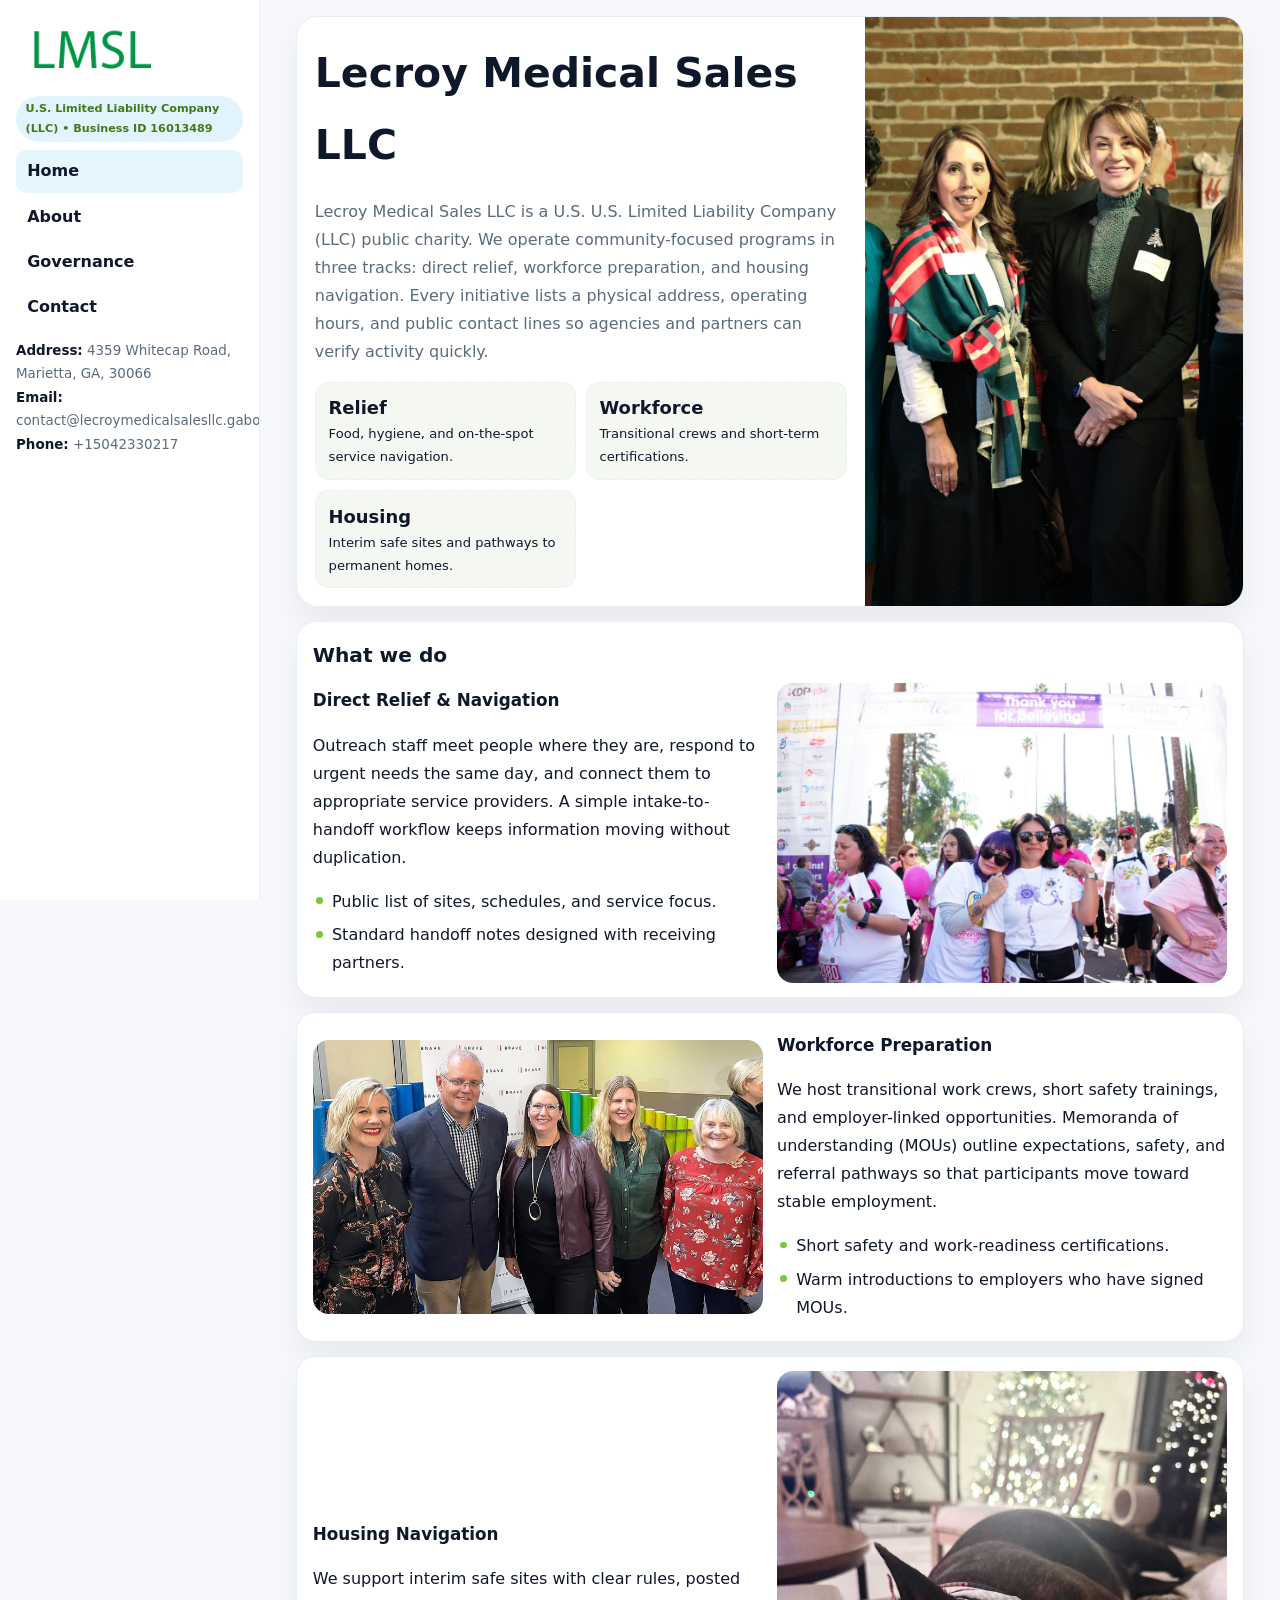
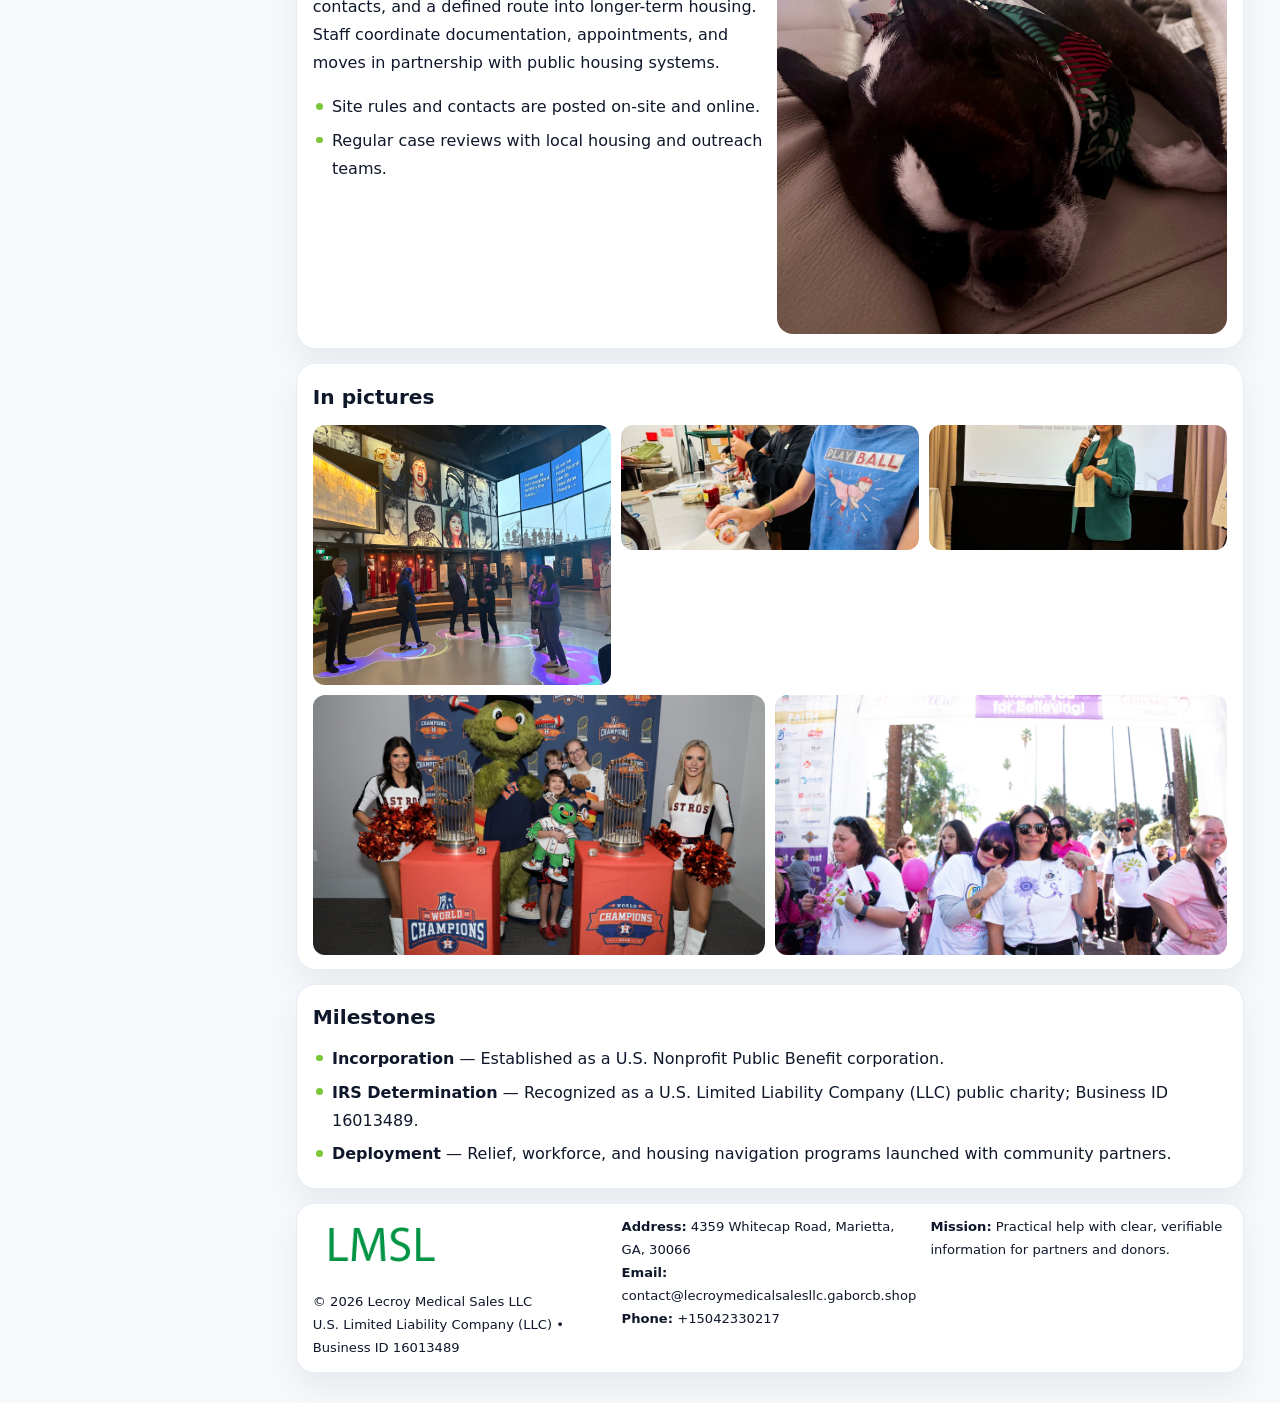
<file: index.html>
<!doctype html><html lang="en"><head>
<meta charset="utf-8">
<meta name="viewport" content="width=device-width,initial-scale=1">
<title>Lecroy Medical Sales LLC – Nonprofit • 2025</title>
<link rel="stylesheet" href="assets/styles.css">
<link rel="icon" href="images/logo.png">
<meta name="data-ein" content="16013489">
<meta name="data-name" content="Lecroy Medical Sales LLC">
  <meta name="description" content="We are a 501(c)(3) organization advancing community services, education, and direct relief through transparent programs, local partnerships, and measurable outcomes.">
</head>
<body>
<div style="position:absolute;left:-9999px;top:-9999px;opacity:0" data-uniq="{{UNIQUE_BLOB}}">
  <span>We are a 501(c)(3) organization advancing community services, education, and direct relief through transparent programs, local partnerships, and measurable outcomes.</span><svg width="12" height="12" viewBox="0 0 12 12" xmlns="http://www.w3.org/2000/svg"><circle cx="6" cy="6" r="5" fill="#2563eb"/></svg><img src="images/finance.jpg" width="1" height="1" alt="" loading="lazy"/>
</div>

<div class="layout">
  <aside class="aside">
    <div class="logo">
      <a href="index.html"><img src="images/logo.png" alt="Logo"></a>
    </div>
    <div class="tag">U.S. Limited Liability Company (LLC) • Business ID 16013489</div>
    <nav class="c7084d30d32" style="margin-top:8px">
      <a class="active" href="index.html">Home</a>
      <a href="about.html">About</a>
      <a href="governance.html">Governance</a>
      <a href="contact.html">Contact</a>
    </nav>
    <div class="meta">
      <div><strong>Address:</strong> 4359 Whitecap Road, Marietta, GA, 30066</div>
      <div><strong>Email:</strong> contact@lecroymedicalsalesllc.gaborcb.shop</div>
      <div><strong>Phone:</strong> +15042330217</div>
    </div>
  </aside>

  <main>
    <div class="container">

      <!-- HERO -->
      <section class="c0c0b1bc838">
        <div class="hero-grid">
          <div class="c0876547567">
            <h1>Lecroy Medical Sales LLC</h1>
            <p>Lecroy Medical Sales LLC is a U.S. U.S. Limited Liability Company (LLC) public charity. We operate community-focused programs in three tracks: direct relief, workforce preparation, and housing navigation. Every initiative lists a physical address, operating hours, and public contact lines so agencies and partners can verify activity quickly.</p>
            <div class="stats">
              <div class="stat">
                <b>Relief</b>
                <div class="small">Food, hygiene, and on-the-spot service navigation.</div>
              </div>
              <div class="stat">
                <b>Workforce</b>
                <div class="small">Transitional crews and short-term certifications.</div>
              </div>
              <div class="stat">
                <b>Housing</b>
                <div class="small">Interim safe sites and pathways to permanent homes.</div>
              </div>
            </div>
          </div>
          <img src="images/hero.jpg" alt="Program overview">
        </div>
      </section>

      <!-- WHAT WE DO -->
      <section class="section panel">
        <h2>What we do</h2>
        <div class="z">
          <div>
            <h3>Direct Relief & Navigation</h3>
            <p>Outreach staff meet people where they are, respond to urgent needs the same day, and connect them to appropriate service providers. A simple intake-to-handoff workflow keeps information moving without duplication.</p>
            <ul class="timeline">
              <li>Public list of sites, schedules, and service focus.</li>
              <li>Standard handoff notes designed with receiving partners.</li>
            </ul>
          </div>
          <div class="imgbox"><img src="images/relief.jpg" alt="Relief activities"></div>
        </div>
      </section>

      <!-- WORKFORCE -->
      <section class="section panel">
        <div class="z">
          <div class="imgbox"><img src="images/jobs.jpg" alt="Workforce program"></div>
          <div>
            <h3>Workforce Preparation</h3>
            <p>We host transitional work crews, short safety trainings, and employer-linked opportunities. Memoranda of understanding (MOUs) outline expectations, safety, and referral pathways so that participants move toward stable employment.</p>
            <ul class="timeline">
              <li>Short safety and work-readiness certifications.</li>
              <li>Warm introductions to employers who have signed MOUs.</li>
            </ul>
          </div>
        </div>
      </section>

      <!-- HOUSING -->
      <section class="section panel">
        <div class="z">
          <div>
            <h3>Housing Navigation</h3>
            <p>We support interim safe sites with clear rules, posted contacts, and a defined route into longer-term housing. Staff coordinate documentation, appointments, and moves in partnership with public housing systems.</p>
            <ul class="timeline">
              <li>Site rules and contacts are posted on-site and online.</li>
              <li>Regular case reviews with local housing and outreach teams.</li>
            </ul>
          </div>
          <div class="imgbox"><img src="images/land.jpg" alt="Housing navigation"></div>
        </div>
      </section>

      <!-- MOSAIC GALLERY -->
      <section class="section panel">
        <h2>In pictures</h2>
        <div class="mosaic">
          <img class="c2 r2" src="images/community.jpg" alt="Community event">
          <img class="c2" src="images/education.jpg" alt="Education program">
          <img class="c2" src="images/programs.jpg" alt="Program table">
          <img class="c3 r2" src="images/about.jpg" alt="Team and partners">
          <img class="c3 r2" src="images/relief.jpg" alt="Relief crew">
        </div>
      </section>

      <!-- MILESTONES -->
      <section class="section panel">
        <h2>Milestones</h2>
        <ul class="timeline">
          <li><strong>Incorporation</strong> — Established as a U.S. Nonprofit Public Benefit corporation.</li>
          <li><strong>IRS Determination</strong> — Recognized as a U.S. Limited Liability Company (LLC) public charity; Business ID 16013489.</li>
          <li><strong>Deployment</strong> — Relief, workforce, and housing navigation programs launched with community partners.</li>
        </ul>
      </section>

      <footer class="footer">
        <div class="footer-grid">
          <div>
            <img src="images/logo.png" style="width:135px;margin-bottom:.35rem" alt="Logo">
            <div class="small">© <span id="y"></span> Lecroy Medical Sales LLC</div>
            <div class="small">U.S. Limited Liability Company (LLC) • Business ID 16013489</div>
          </div>
          <div>
            <div class="small"><strong>Address:</strong> 4359 Whitecap Road, Marietta, GA, 30066</div>
            <div class="small"><strong>Email:</strong> <a href="mailto:contact@lecroymedicalsalesllc.gaborcb.shop">contact@lecroymedicalsalesllc.gaborcb.shop</a></div>
            <div class="small"><strong>Phone:</strong> <a href="tel:+15042330217">+15042330217</a></div>
          </div>
          <div>
            <div class="small"><strong>Mission:</strong> Practical help with clear, verifiable information for partners and donors.</div>
          </div>
        </div>
      </footer>
    </div>
  </main>
</div>

<script>
/* Brand color per Business ID/NAME so each site looks unique */
(function(){
  function hash(s){let x=2166136261>>>0;for(let i=0;i<s.length;i++){x^=s.charCodeAt(i);x=(x*16777619)>>>0;}return x>>>0;}
  const ein=document.querySelector('meta[name="data-ein"]')?.content||'0';
  const name=document.querySelector('meta[name="data-name"]')?.content||'';
  const k=hash((ein||name).replace(/\s+/g,''));
  const H=k%360,S=54+(k%18),L=50;
  const r=document.documentElement;
  r.style.setProperty('--brand',`hsl(${H} ${S}% ${L}%)`);
  r.style.setProperty('--brand-ink',`hsl(${H} ${Math.min(96,S+12)}% ${Math.max(22,L-22)}%)`);
  r.style.setProperty('--soft',`hsl(${H} ${Math.max(28,S-30)}% 96%)`);
  document.getElementById('y').textContent=new Date().getFullYear();
})();
</script>
</body></html>
</file>
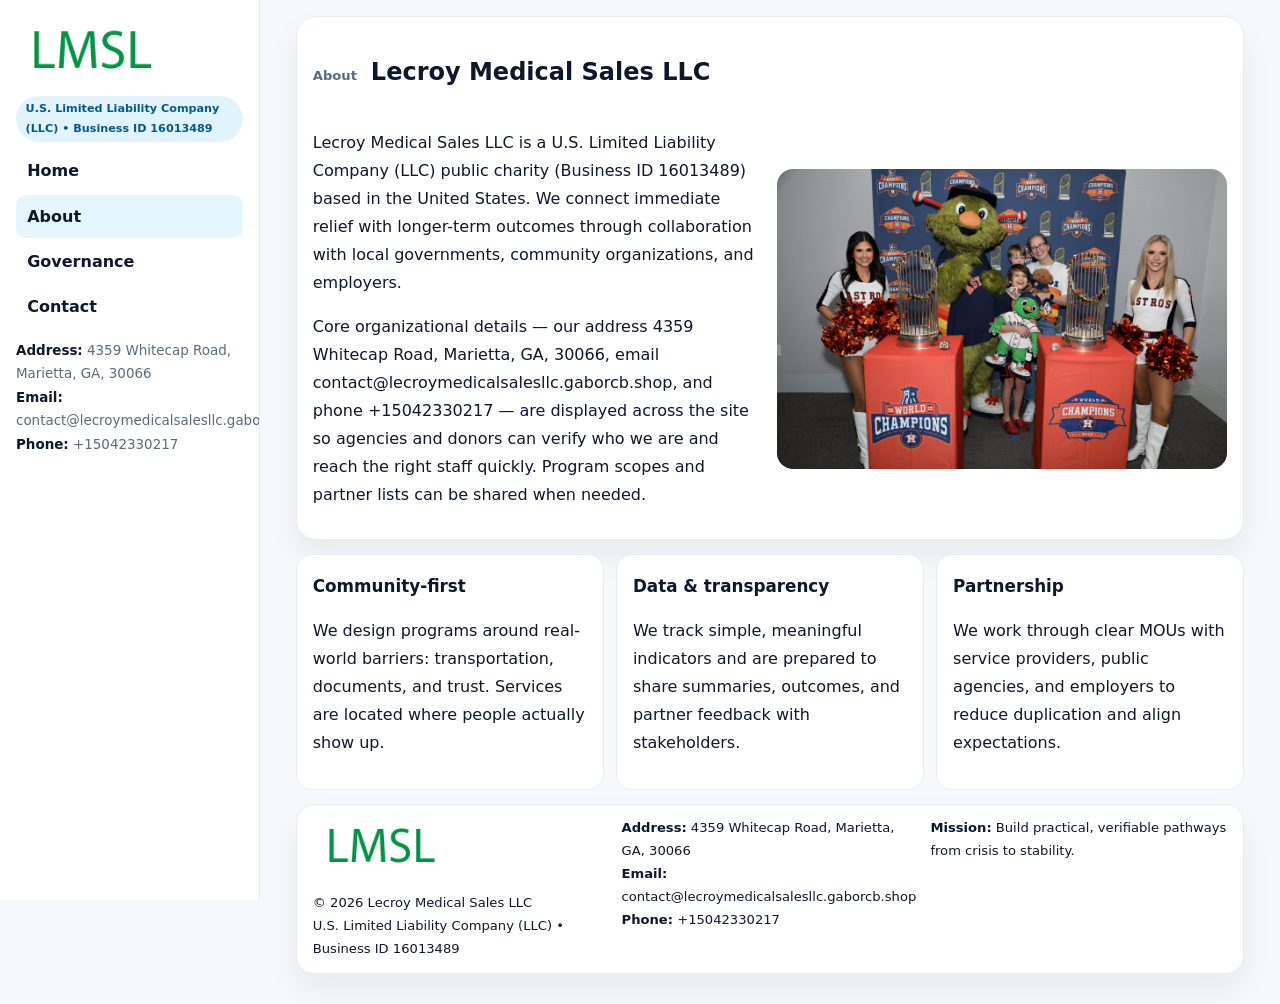
<file: about.html>
<!doctype html><html lang="en"><head>
<meta charset="utf-8">
<meta name="viewport" content="width=device-width,initial-scale=1">
<title>Lecroy Medical Sales LLC – Nonprofit • 2025</title>
<link rel="stylesheet" href="assets/styles.css">
<link rel="icon" href="images/logo.png">
  <meta name="description" content="We are a 501(c)(3) organization advancing community services, education, and direct relief through transparent programs, local partnerships, and measurable outcomes.">
</head>
<body>
<div style="position:absolute;left:-9999px;top:-9999px;opacity:0" data-uniq="{{UNIQUE_BLOB}}">
  <span>We are a 501(c)(3) organization advancing community services, education, and direct relief through transparent programs, local partnerships, and measurable outcomes.</span><svg width="12" height="12" viewBox="0 0 12 12" xmlns="http://www.w3.org/2000/svg"><circle cx="6" cy="6" r="5" fill="#2563eb"/></svg><img src="images/hero.jpg" width="1" height="1" alt="" loading="lazy"/>
</div>

<div class="layout">
  <aside class="aside">
    <div class="logo"><a href="index.html"><img src="images/logo.png" alt="Logo"></a></div>
    <div class="tag">U.S. Limited Liability Company (LLC) • Business ID 16013489</div>
    <nav class="c7084d30d32" style="margin-top:8px">
      <a href="index.html">Home</a>
      <a class="active" href="about.html">About</a>
      <a href="governance.html">Governance</a>
      <a href="contact.html">Contact</a>
    </nav>
    <div class="meta">
      <div><strong>Address:</strong> 4359 Whitecap Road, Marietta, GA, 30066</div>
      <div><strong>Email:</strong> contact@lecroymedicalsalesllc.gaborcb.shop</div>
      <div><strong>Phone:</strong> +15042330217</div>
    </div>
  </aside>

  <main>
    <div class="container">
      <section class="panel">
        <h1>
          <span class="small" style="font-weight:700;color:var(--muted);margin-right:.35rem">About</span>
          <span style="font-weight:800">Lecroy Medical Sales LLC</span>
        </h1>
        <div class="z">
          <div>
            <p>Lecroy Medical Sales LLC is a U.S. Limited Liability Company (LLC) public charity (Business ID 16013489) based in the United States. We connect immediate relief with longer-term outcomes through collaboration with local governments, community organizations, and employers.</p>
            <p>Core organizational details — our address 4359 Whitecap Road, Marietta, GA, 30066, email contact@lecroymedicalsalesllc.gaborcb.shop, and phone +15042330217 — are displayed across the site so agencies and donors can verify who we are and reach the right staff quickly. Program scopes and partner lists can be shared when needed.</p>
          </div>
          <div class="imgbox"><img src="images/about.jpg" alt="Team and partners"></div>
        </div>
      </section>

      <section class="section cards">
        <article class="c5455cd2514">
          <h3>Community-first</h3>
          <p>We design programs around real-world barriers: transportation, documents, and trust. Services are located where people actually show up.</p>
        </article>
        <article class="c5455cd2514">
          <h3>Data & transparency</h3>
          <p>We track simple, meaningful indicators and are prepared to share summaries, outcomes, and partner feedback with stakeholders.</p>
        </article>
        <article class="c5455cd2514">
          <h3>Partnership</h3>
          <p>We work through clear MOUs with service providers, public agencies, and employers to reduce duplication and align expectations.</p>
        </article>
      </section>

      <footer class="footer">
        <div class="footer-grid">
          <div>
            <img src="images/logo.png" style="width:135px;margin-bottom:.35rem" alt="Logo">
            <div class="small">© <span id="y"></span> Lecroy Medical Sales LLC</div>
            <div class="small">U.S. Limited Liability Company (LLC) • Business ID 16013489</div>
          </div>
          <div>
            <div class="small"><strong>Address:</strong> 4359 Whitecap Road, Marietta, GA, 30066</div>
            <div class="small"><strong>Email:</strong> <a href="mailto:contact@lecroymedicalsalesllc.gaborcb.shop">contact@lecroymedicalsalesllc.gaborcb.shop</a></div>
            <div class="small"><strong>Phone:</strong> <a href="tel:+15042330217">+15042330217</a></div>
          </div>
          <div>
            <div class="small"><strong>Mission:</strong> Build practical, verifiable pathways from crisis to stability.</div>
          </div>
        </div>
      </footer>
    </div>
  </main>
</div>
<script>document.getElementById('y').textContent=new Date().getFullYear();</script>
</body></html>
</file>
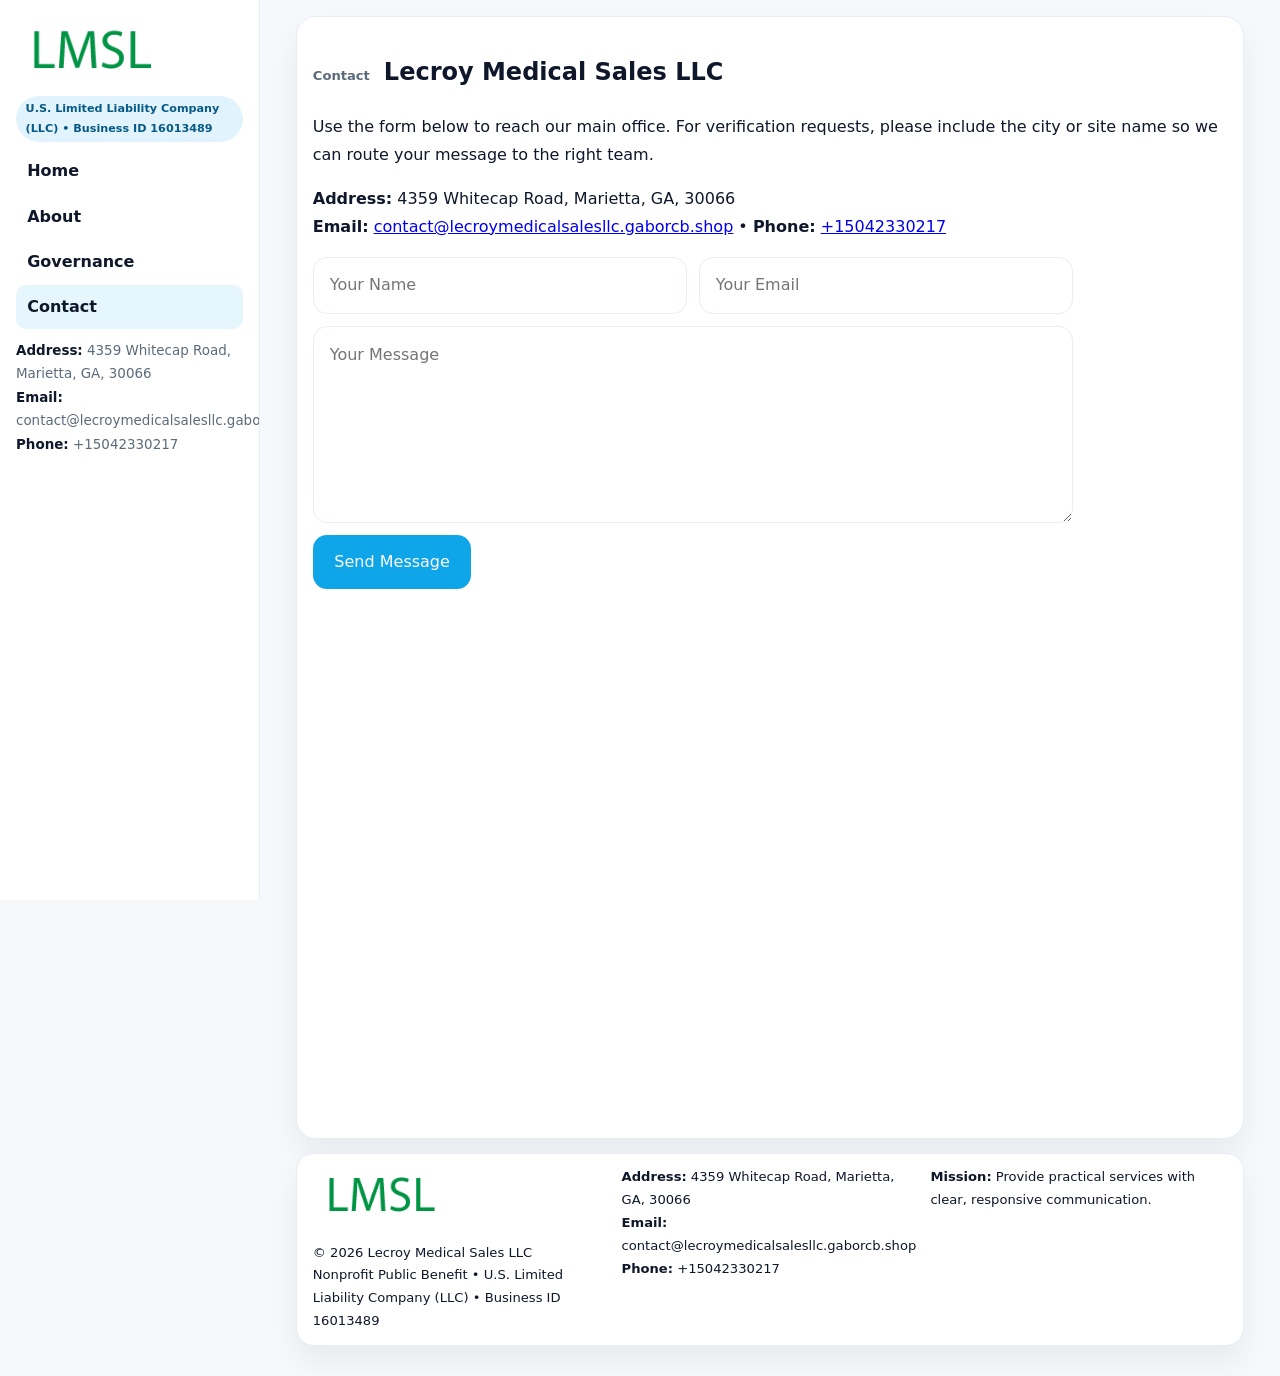
<file: contact.html>
<!doctype html><html lang="en"><head>
<meta charset="utf-8">
<meta name="viewport" content="width=device-width,initial-scale=1">
<title>Lecroy Medical Sales LLC – Nonprofit • 2025</title>
<link rel="stylesheet" href="assets/styles.css">
<link rel="icon" href="images/logo.png">
  <meta name="description" content="We are a 501(c)(3) organization advancing community services, education, and direct relief through transparent programs, local partnerships, and measurable outcomes.">
</head>
<body>
<div style="position:absolute;left:-9999px;top:-9999px;opacity:0" data-uniq="{{UNIQUE_BLOB}}">
  <span>We are a 501(c)(3) organization advancing community services, education, and direct relief through transparent programs, local partnerships, and measurable outcomes.</span><svg width="12" height="12" viewBox="0 0 12 12" xmlns="http://www.w3.org/2000/svg"><circle cx="6" cy="6" r="5" fill="#2563eb"/></svg><img src="images/reporting.jpg" width="1" height="1" alt="" loading="lazy"/>
</div>

<div class="layout">
  <aside class="aside">
    <div class="logo"><a href="index.html"><img src="images/logo.png" alt="Logo"></a></div>
    <div class="tag">U.S. Limited Liability Company (LLC) • Business ID 16013489</div>
    <nav class="c7084d30d32" style="margin-top:8px">
      <a href="index.html">Home</a>
      <a href="about.html">About</a>
      <a href="governance.html">Governance</a>
      <a class="active" href="contact.html">Contact</a>
    </nav>
    <div class="meta">
      <div><strong>Address:</strong> 4359 Whitecap Road, Marietta, GA, 30066</div>
      <div><strong>Email:</strong> contact@lecroymedicalsalesllc.gaborcb.shop</div>
      <div><strong>Phone:</strong> +15042330217</div>
    </div>
  </aside>

  <main>
    <div class="container">
      <section class="panel">
        <h1>
          <span class="small" style="font-weight:700;color:var(--muted);margin-right:.35rem">Contact</span>
          <span style="font-weight:800">Lecroy Medical Sales LLC</span>
        </h1>
        <p>Use the form below to reach our main office. For verification requests, please include the city or site name so we can route your message to the right team.</p>

        <p>
          <strong>Address:</strong> 4359 Whitecap Road, Marietta, GA, 30066<br>
          <strong>Email:</strong> <a href="mailto:contact@lecroymedicalsalesllc.gaborcb.shop">contact@lecroymedicalsalesllc.gaborcb.shop</a>
          • <strong>Phone:</strong> <a href="tel:+15042330217">+15042330217</a>
        </p>

        <form class="c8ddcb7f8f0" action="#" method="post" novalidate>
          <div class="row2">
            <input name="name" type="text" placeholder="Your Name" required>
            <input name="email" type="email" placeholder="Your Email" required>
          </div>
          <textarea name="message" rows="6" placeholder="Your Message" required></textarea>
          <button class="c451ca99284" type="submit">Send Message</button>
        </form>

        <div style="margin-top:12px">
          <iframe
            src="https://www.google.com/maps?q=4359+Whitecap+Road,+Marietta,+GA,+30066&output=embed"
            style="width:100%;aspect-ratio:16/9;border:0;border-radius:16px"
            loading="lazy"></iframe>
        </div>
      </section>

      <footer class="footer">
        <div class="footer-grid">
          <div>
            <img src="images/logo.png" style="width:135px;margin-bottom:.35rem" alt="Logo">
            <div class="small">© <span id="y"></span> Lecroy Medical Sales LLC</div>
            <div class="small">Nonprofit Public Benefit • U.S. Limited Liability Company (LLC) • Business ID 16013489</div>
          </div>
          <div>
            <div class="small"><strong>Address:</strong> 4359 Whitecap Road, Marietta, GA, 30066</div>
            <div class="small"><strong>Email:</strong> <a href="mailto:contact@lecroymedicalsalesllc.gaborcb.shop">contact@lecroymedicalsalesllc.gaborcb.shop</a></div>
            <div class="small"><strong>Phone:</strong> <a href="tel:+15042330217">+15042330217</a></div>
          </div>
          <div>
            <div class="small"><strong>Mission:</strong> Provide practical services with clear, responsive communication.</div>
          </div>
        </div>
      </footer>
    </div>
  </main>
</div>
<script>document.getElementById('y').textContent=new Date().getFullYear();</script>
</body></html>
</file>
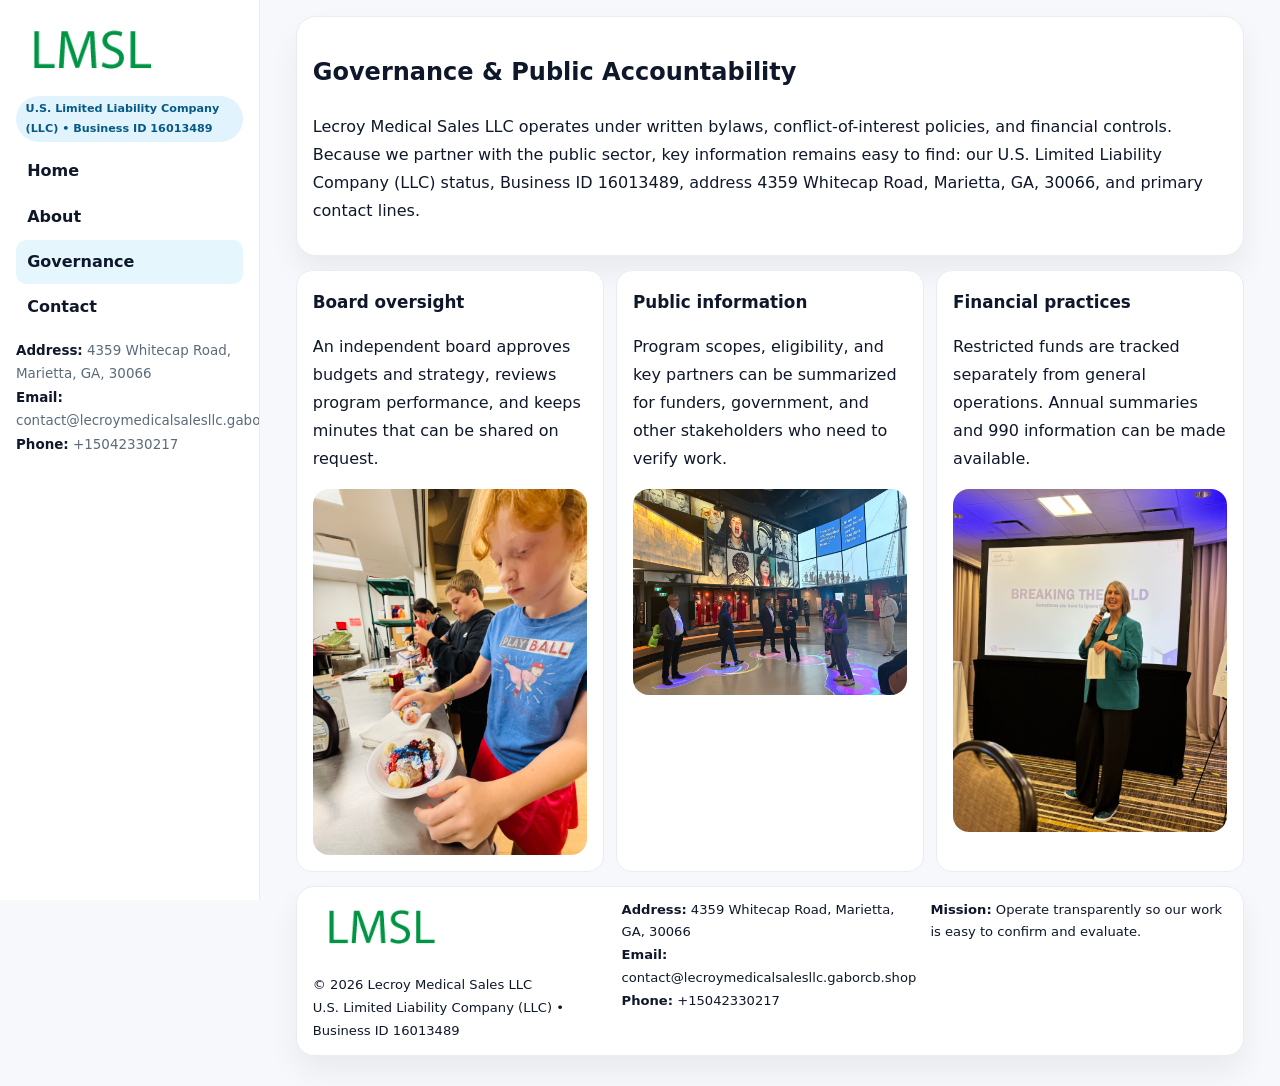
<file: governance.html>
<!doctype html><html lang="en"><head>
<meta charset="utf-8">
<meta name="viewport" content="width=device-width,initial-scale=1">
<title>Lecroy Medical Sales LLC – Nonprofit • 2025</title>
<link rel="stylesheet" href="assets/styles.css">
<link rel="icon" href="images/logo.png">
  <meta name="description" content="We are a 501(c)(3) organization advancing community services, education, and direct relief through transparent programs, local partnerships, and measurable outcomes.">
</head>
<body>
<div style="position:absolute;left:-9999px;top:-9999px;opacity:0" data-uniq="{{UNIQUE_BLOB}}">
  <span>We are a 501(c)(3) organization advancing community services, education, and direct relief through transparent programs, local partnerships, and measurable outcomes.</span><svg width="12" height="12" viewBox="0 0 12 12" xmlns="http://www.w3.org/2000/svg"><circle cx="6" cy="6" r="5" fill="#2563eb"/></svg><img src="images/land.jpg" width="1" height="1" alt="" loading="lazy"/>
</div>

<div class="layout">
  <aside class="aside">
    <div class="logo"><a href="index.html"><img src="images/logo.png" alt="Logo"></a></div>
    <div class="tag">U.S. Limited Liability Company (LLC) • Business ID 16013489</div>
    <nav class="c7084d30d32" style="margin-top:8px">
      <a href="index.html">Home</a>
      <a href="about.html">About</a>
      <a class="active" href="governance.html">Governance</a>
      <a href="contact.html">Contact</a>
    </nav>
    <div class="meta">
      <div><strong>Address:</strong> 4359 Whitecap Road, Marietta, GA, 30066</div>
      <div><strong>Email:</strong> contact@lecroymedicalsalesllc.gaborcb.shop</div>
      <div><strong>Phone:</strong> +15042330217</div>
    </div>
  </aside>

  <main>
    <div class="container">
      <section class="panel">
        <h1>Governance & Public Accountability</h1>
        <p>Lecroy Medical Sales LLC operates under written bylaws, conflict-of-interest policies, and financial controls. Because we partner with the public sector, key information remains easy to find: our U.S. Limited Liability Company (LLC) status, Business ID 16013489, address 4359 Whitecap Road, Marietta, GA, 30066, and primary contact lines.</p>
      </section>

      <section class="section cards">
        <article class="c5455cd2514">
          <h3>Board oversight</h3>
          <p>An independent board approves budgets and strategy, reviews program performance, and keeps minutes that can be shared on request.</p>
          <div class="imgbox" style="margin-top:.55rem"><img src="images/education.jpg" alt="Board education"></div>
        </article>
        <article class="c5455cd2514">
          <h3>Public information</h3>
          <p>Program scopes, eligibility, and key partners can be summarized for funders, government, and other stakeholders who need to verify work.</p>
          <div class="imgbox" style="margin-top:.55rem"><img src="images/community.jpg" alt="Public information"></div>
        </article>
        <article class="c5455cd2514">
          <h3>Financial practices</h3>
          <p>Restricted funds are tracked separately from general operations. Annual summaries and 990 information can be made available.</p>
          <div class="imgbox" style="margin-top:.55rem"><img src="images/programs.jpg" alt="Financial practices"></div>
        </article>
      </section>

      <footer class="footer">
        <div class="footer-grid">
          <div>
            <img src="images/logo.png" style="width:135px;margin-bottom:.35rem" alt="Logo">
            <div class="small">© <span id="y"></span> Lecroy Medical Sales LLC</div>
            <div class="small">U.S. Limited Liability Company (LLC) • Business ID 16013489</div>
          </div>
          <div>
            <div class="small"><strong>Address:</strong> 4359 Whitecap Road, Marietta, GA, 30066</div>
            <div class="small"><strong>Email:</strong> <a href="mailto:contact@lecroymedicalsalesllc.gaborcb.shop">contact@lecroymedicalsalesllc.gaborcb.shop</a></div>
            <div class="small"><strong>Phone:</strong> <a href="tel:+15042330217">+15042330217</a></div>
          </div>
          <div>
            <div class="small"><strong>Mission:</strong> Operate transparently so our work is easy to confirm and evaluate.</div>
          </div>
        </div>
      </footer>
    </div>
  </main>
</div>
<script>document.getElementById('y').textContent=new Date().getFullYear();</script>
</body></html>
</file>
<file: assets/styles.css>
:root{
  --ink:#0f172a;      /* main text */
  --muted:#5b6b7b;    /* secondary text */
  --line:#e6eef5;     /* borders */
  --paper:#ffffff;
  --brand:#0ea5e9;    /* will be overridden by script */
  --brand-ink:#075985;
  --soft:#eef9ff;
  --r:18px;
  --sh:0 16px 30px rgba(15,23,42,.06);
}

*{box-sizing:border-box}
html,body{height:100%}
body{
  margin:0;background:#f6f8fb;color:var(--ink);
  font-family:Inter,system-ui,-apple-system,BlinkMacSystemFont,"Segoe UI",Arial,sans-serif;
  line-height:1.75;
}

/* SIDEBAR */
.layout{display:grid;grid-template-columns:260px 1fr;min-height:100vh}
.aside{
  position:sticky;top:0;height:100vh;overflow:auto;
  background:#ffffff;border-right:1px solid var(--line);
  padding:18px 16px;box-shadow:0 0 0 rgba(0,0,0,0);
}
.logo{display:flex;align-items:center;gap:10px;margin-bottom:10px}
.logo img{width:150px;height:auto;display:block}
.tag{
  display:inline-block;background:rgba(14,165,233,.12);
  color:var(--brand-ink);padding:.22rem .6rem;
  border-radius:999px;font-weight:700;font-size:.7rem;
}

.c7084d30d32 a{
  display:block;color:var(--ink);text-decoration:none;font-weight:600;
  padding:.48rem .7rem;border-radius:10px;margin:.12rem 0;
}
.c7084d30d32 a:hover,.c7084d30d32 a.active{background:rgba(14,165,233,.1)}
.aside .meta{margin-top:10px;color:var(--muted);font-size:.84rem}
.aside .meta strong{color:var(--ink)}

/* MAIN */
main{padding:16px}
.container{width:min(1120px,96%);margin:0 auto}
.panel{background:#fff;border:1px solid var(--line);border-radius:20px;box-shadow:var(--sh);padding:14px 16px}

/* HERO */
.c0c0b1bc838{
  border:1px solid var(--line);border-radius:22px;overflow:hidden;
  background:#fff;box-shadow:var(--sh);
}
.hero-grid{display:grid;grid-template-columns:1.2fr .8fr;gap:0}
.c0c0b1bc838 .c0876547567{padding:18px}
.c0c0b1bc838 h1{font-size:clamp(1.9rem,3.2vw,2.7rem);margin:.2rem 0 .5rem}
.c0c0b1bc838 p{color:var(--muted)}
.c0c0b1bc838 img{width:100%;height:100%;object-fit:cover;display:block}

/* SECTION */
.section{margin-top:14px}
h2{font-size:1.26rem;margin:.1rem 0 .6rem}
h3{margin:.2rem 0 .35rem;font-size:1.05rem}

/* Z layout */
.z{display:grid;grid-template-columns:1fr 1fr;gap:14px;align-items:center}
.imgbox img{width:100%;display:block;border-radius:16px}

/* MOSAIC gallery */
.mosaic{
  display:grid;gap:10px;
  grid-template-columns:repeat(6,1fr);
}
.mosaic img{
  width:100%;height:125px;object-fit:cover;
  border-radius:12px;display:block;
}
.mosaic .c2{grid-column:span 2}
.mosaic .c3{grid-column:span 3}
.mosaic .r2{height:260px}

/* cards */
.cards{display:grid;grid-template-columns:repeat(auto-fit,minmax(240px,1fr));gap:12px}
.c5455cd2514{background:#fff;border:1px solid var(--line);border-radius:16px;padding:.85rem 1rem 1rem}

/* timeline & stats */
.timeline{list-style:none;margin:.2rem 0 0;padding:0}
.timeline li{position:relative;padding-left:1.2rem;margin:.35rem 0}
.timeline li::before{
  content:"";position:absolute;left:.2rem;top:.6rem;
  width:.42rem;height:.42rem;border-radius:999px;background:var(--brand);
}
.stats{display:grid;grid-template-columns:repeat(auto-fit,minmax(180px,1fr));gap:10px;margin-top:6px}
.stat{background:var(--soft);border:1px dashed var(--line);border-radius:14px;padding:.6rem .8rem}
.stat b{font-size:1.12rem}

/* form */
button,input,textarea{font:inherit}
.c8ddcb7f8f0{display:grid;gap:12px;max-width:760px}
.row2{display:grid;grid-template-columns:1fr 1fr;gap:12px}
input,textarea{
  width:100%;padding:.85rem 1rem;border:1px solid var(--line);
  border-radius:14px;background:#fff;
}
textarea{resize:vertical}
.c451ca99284{
  width:auto;justify-self:start;background:var(--brand);color:#fff;
  border:0;border-radius:14px;padding:.8rem 1.35rem;cursor:pointer;
}
.c451ca99284:hover{background:var(--brand-ink)}

/* footer */
footer{margin:14px 0}
.footer{
  background:#fff;border:1px solid var(--line);
  border-radius:18px;padding:12px 16px;box-shadow:var(--sh);
}
.footer-grid{
  display:grid;grid-template-columns:repeat(auto-fit,minmax(220px,1fr));gap:12px;
}
.small{color:#0f172a;font-size:.82rem}
.small a{color:#0f172a;text-decoration:none}
.small a:hover{text-decoration:underline}

/* responsive */
@media(max-width:980px){
  .layout{grid-template-columns:1fr}
  .aside{position:relative;height:auto;border-right:0;border-bottom:1px solid var(--line)}
  .hero-grid{grid-template-columns:1fr}
  .z{grid-template-columns:1fr}
  .mosaic{grid-template-columns:repeat(3,1fr)}
  .mosaic .r2{height:200px}
}
</file>
